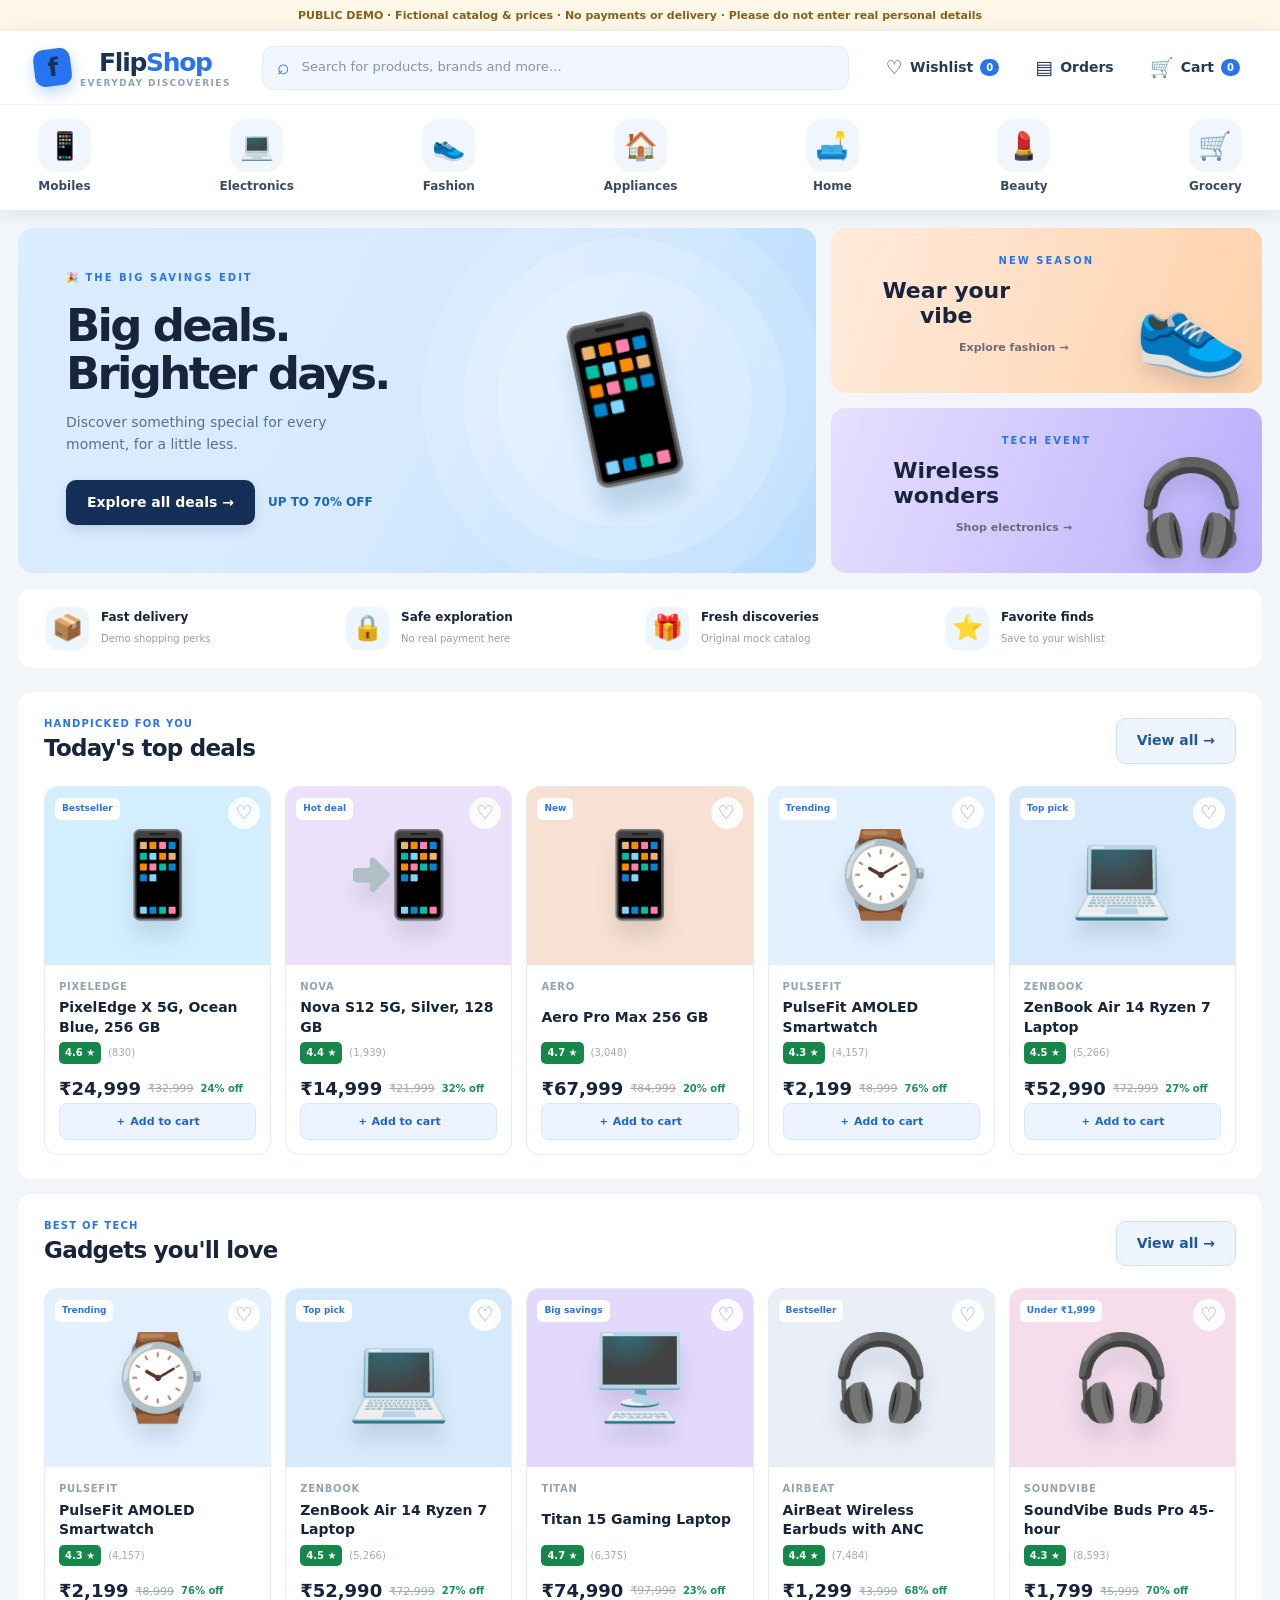
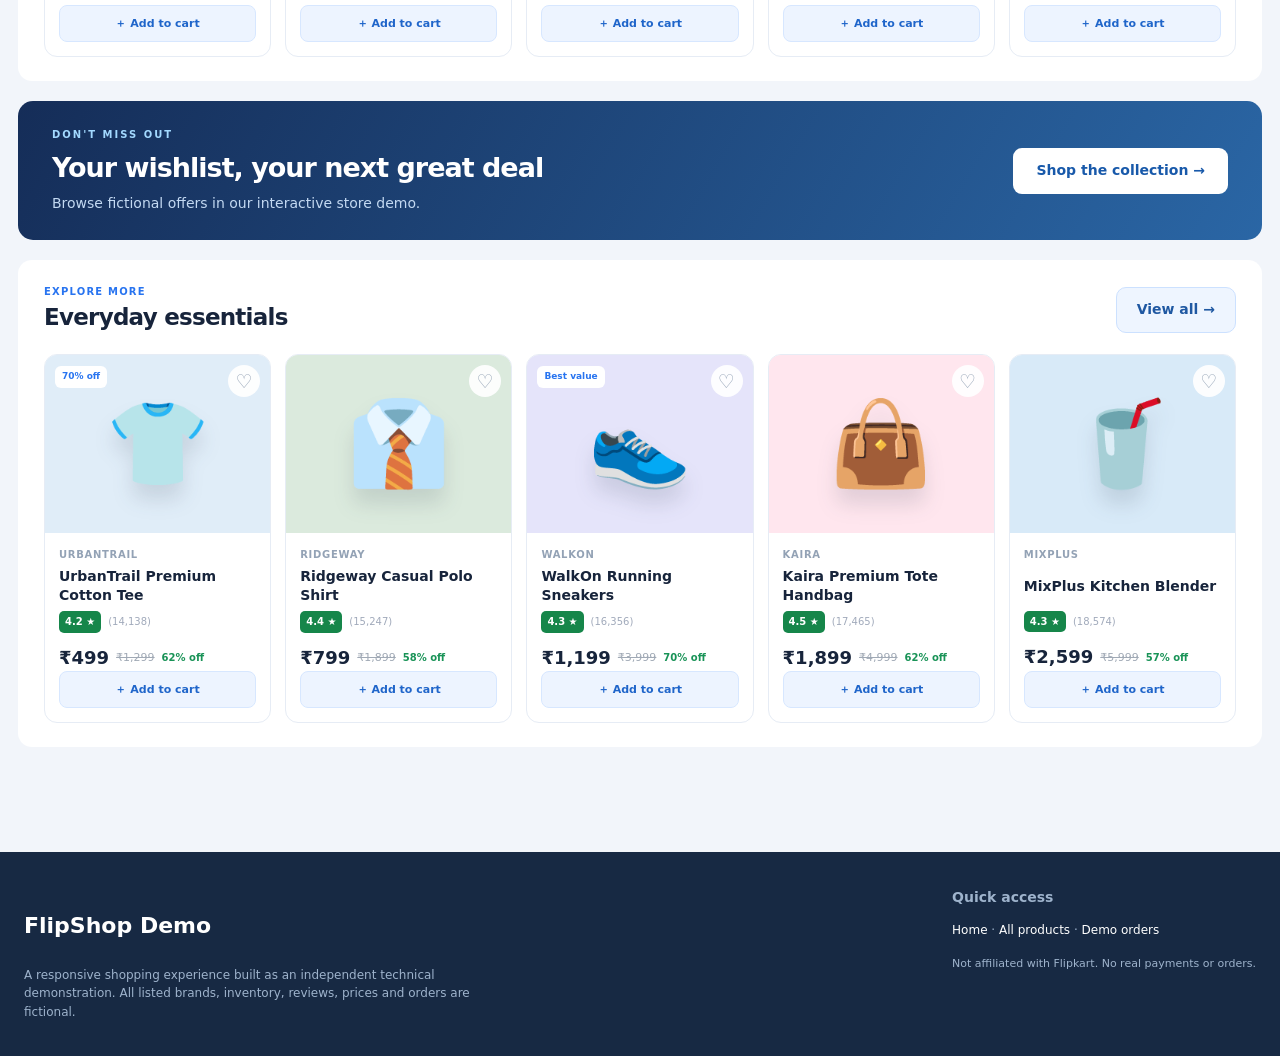
<file: flipshop-preview/index.html>
<!doctype html>
<html lang="en"><head><meta charset="utf-8"><meta name="viewport" content="width=device-width,initial-scale=1"><meta name="theme-color" content="#2563eb"><meta name="description" content="FlipShop interactive ecommerce demo: fictional products, no payments or real orders."><title>FlipShop — Find what you love</title>
<style>
:root{--blue:#2874f0;--deep:#17336c;--ink:#17243b;--muted:#728099;--bg:#f2f5fa;--edge:#e6ecf5;--green:#16814c;--orange:#ffb526}*{box-sizing:border-box}body{margin:0;background:var(--bg);color:var(--ink);font:14px/1.55 Inter,system-ui,-apple-system,"Segoe UI",Arial,sans-serif}button,input,select{font:inherit}button{cursor:pointer;border:0;background:none;color:inherit}a{color:inherit;text-decoration:none}.notice{background:#fff8e8;color:#885e18;text-align:center;font-size:11px;font-weight:650;padding:7px 12px}.topbar{background:#fff;box-shadow:0 2px 16px #214d8420;position:sticky;top:0;z-index:60}.header{max-width:1380px;margin:auto;min-height:73px;display:flex;gap:25px;align-items:center;padding:12px 28px}.brand{display:flex;gap:9px;align-items:center;border:0;background:none;white-space:nowrap}.mark{background:#2874f0;width:37px;height:37px;display:grid;place-items:center;color:#fff;font-weight:900;border-radius:10px;font-size:27px;box-shadow:0 6px 15px #2874f04a;transform:rotate(-7deg)}.brand span{font-size:25px;font-weight:850;letter-spacing:-1.3px;color:#183356}.brand em{color:#2874f0;font-style:normal}.brand small{display:block;font-size:9px;letter-spacing:1.4px;color:#91a1b6;margin-top:-6px;font-weight:750}.search{display:flex;gap:10px;align-items:center;background:#f1f6ff;border:1px solid #e2edff;border-radius:12px;flex:1;padding:0 14px;height:44px;max-width:590px}.search span{font-size:21px;color:var(--blue)}.search input{width:100%;background:none;border:0;outline:0;min-width:0;font-size:13px}.search input::placeholder{color:#8293aa}.toplinks{display:flex;align-items:center;gap:12px;margin-left:auto;white-space:nowrap}.navbtn{display:flex;align-items:center;gap:7px;border-radius:10px;padding:9px 12px;font-weight:650;color:#253a58}.navbtn:hover,.navbtn.active{background:#eaf2ff;color:var(--blue)}.navbtn .ic{font-size:19px}.counter{background:#2874f0;color:#fff;padding:1px 6px;border-radius:9px;font-size:10px;vertical-align:top}.categories{background:white;border-top:1px solid #eef2fa}.catrow{max-width:1360px;padding:13px 22px;margin:auto;display:flex;gap:9px;justify-content:space-between;overflow-x:auto;scrollbar-width:none}.catrow button{display:flex;flex-direction:column;align-items:center;min-width:85px;gap:5px;color:#394b65;font-weight:700;font-size:12px}.catrow .circle{background:#f1f5fd;width:53px;height:53px;border-radius:17px;display:grid;place-items:center;font-size:27px}.catrow button:hover .circle{background:#dceaff;transform:translateY(-2px)}main{max-width:1370px;margin:auto;padding:18px 18px 55px;min-height:66vh}.hero{display:grid;grid-template-columns:minmax(0,1.85fr) minmax(230px,1fr);gap:15px}.hero-main{position:relative;background:linear-gradient(115deg,#dbeeff,#d6e9ff 50%,#b8dcff);border-radius:15px;overflow:hidden;min-height:345px;padding:42px 48px}.eyebrow{font-weight:850;text-transform:uppercase;font-size:10px;letter-spacing:2px;color:var(--blue)}.hero h1{font-size:45px;line-height:1.07;letter-spacing:-2.7px;max-width:380px;margin:17px 0 13px}.hero p{color:#5a718b;max-width:310px}.primary{background:#152e55;color:#fff;font-weight:800;padding:12px 21px;border-radius:10px;box-shadow:0 5px 12px #19365d22}.primary:hover{background:#214d84}.blue{background:#2874f0;color:#fff}.blue:hover{background:#125ac9}.secondary{background:#eef5ff;color:#1f58a2;border:1px solid #cce1ff;font-weight:800;padding:11px 20px;border-radius:10px}.heroemoji{position:absolute;right:8%;top:13%;width:32%;aspect-ratio:1;display:grid;place-items:center;font-size:150px;border-radius:50%;transform:rotate(-12deg);background:#ffffff62;box-shadow:0 0 0 34px #ffffff2b,0 0 0 75px #ffffff21;text-shadow:0 24px 20px #2e668a30}.herofoot{display:flex;gap:13px;align-items:center;margin-top:24px}.offer{color:#1767bd;font-weight:800;font-size:12px}.hero-side{display:grid;grid-template-rows:1fr 1fr;gap:15px}.side{position:relative;overflow:hidden;border-radius:15px;padding:24px 28px;background:linear-gradient(110deg,#ffebdb,#ffd1ab);cursor:pointer}.side.second{background:linear-gradient(110deg,#e7e0ff,#b9aefb)}.side h3{font-size:22px;line-height:1.15;margin:9px 0;max-width:175px}.side p{font-size:11px;color:#6f6a79;font-weight:750}.side .art{position:absolute;font-size:92px;right:13px;bottom:-7px;filter:drop-shadow(0 10px 10px #2735552a)}.perks{display:grid;grid-template-columns:repeat(4,1fr);gap:12px;background:#fff;border-radius:13px;margin:16px 0 24px;padding:18px 28px}.perk{display:flex;align-items:center;gap:12px}.perk .icon{font-size:25px;background:#edf5ff;width:43px;height:43px;border-radius:12px;display:grid;place-items:center}.perk b{display:block;font-size:12px}.perk small{color:#92a0b0;font-size:10px}.section{background:white;border-radius:14px;padding:24px 26px;margin:15px 0}.section-head{display:flex;align-items:center;justify-content:space-between;gap:12px;margin-bottom:19px}.section h2{margin:0;font-size:23px;letter-spacing:-.75px}.section-head small{display:block;color:var(--blue);font-size:10px;font-weight:800;letter-spacing:1.2px}.grid{display:grid;grid-template-columns:repeat(5,minmax(0,1fr));gap:14px}.product{border:1px solid var(--edge);border-radius:13px;background:#fff;overflow:hidden;position:relative;display:flex;flex-direction:column;min-width:0;transition:box-shadow .15s,transform .15s}.product:hover{box-shadow:0 12px 25px #283c6021;transform:translateY(-2px)}.product .picture{height:178px;display:grid;place-items:center;font-size:83px;cursor:pointer;position:relative}.prodemoji{filter:drop-shadow(0 15px 10px #22344c22)}.badge{position:absolute;top:11px;left:10px;background:#fff;font-size:9px;font-weight:800;border-radius:6px;color:var(--blue);padding:4px 7px}.heart{position:absolute;top:10px;right:10px;font-size:19px;background:#ffffffeb;border-radius:50%;width:32px;height:32px;z-index:1;display:grid;place-items:center;color:#93a2b5}.heart.liked{color:#ff376e}.productinfo{padding:14px;flex:1;display:flex;flex-direction:column}.productinfo .brandline{color:#93a2b5;font-size:10px;font-weight:800;text-transform:uppercase;letter-spacing:.7px}.productinfo .name{font-weight:700;line-height:1.4;min-height:39px;text-align:left;padding:0;margin:4px 0}.rating{color:#fff;background:#16864a;border-radius:5px;font-size:10px;font-weight:750;padding:3px 6px;display:inline-block}.reviews{color:#a1aabb;font-size:10px;margin-left:7px}.price{margin-top:11px;display:flex;align-items:center;gap:7px;flex-wrap:wrap}.price b{font-size:18px}.price del{font-size:11px;color:#a0a9b5}.price em{font-style:normal;color:#199357;font-size:10px;font-weight:800}.add{background:#edf4ff;border:1px solid #d7e7ff;border-radius:8px;color:#1f65ca;padding:9px;font-weight:800;font-size:11px;margin-top:auto}.add:hover{background:#daeaff}.sale{padding:26px 34px;background:linear-gradient(120deg,#152d58,#2a66a5);border-radius:15px;color:white;display:flex;align-items:center;justify-content:space-between;gap:20px;margin:20px 0}.sale h2{font-size:27px;letter-spacing:-1px;margin:4px 0}.sale p{color:#c3d9f2;margin:0}.sale button{background:#fff;color:#1859aa;border-radius:9px;padding:12px 23px;font-weight:800;white-space:nowrap}.listingtop{background:#fff;padding:19px 22px;border-radius:13px;margin-bottom:16px;display:flex;gap:10px;justify-content:space-between;align-items:center;flex-wrap:wrap}.listingtop h1{font-size:24px;margin:0}.listingtop p{margin:0;color:#98a3b0;font-size:12px}.sorting{border:1px solid #dce5ef;border-radius:8px;padding:10px;background:#fff;color:#40546c}.listbody{display:grid;grid-template-columns:210px 1fr;gap:15px}.filter{background:white;border-radius:12px;padding:22px;height:max-content}.filter h3{margin:0 0 20px}.filter button{padding:8px 0;display:block;text-align:left;width:100%;color:#52677f}.filter button.chosen{color:var(--blue);font-weight:800}.results{background:#fff;border-radius:12px;padding:20px}.detail{display:grid;grid-template-columns:40% 1fr;gap:38px;background:#fff;border-radius:15px;padding:30px}.detail-image{font-size:190px;min-height:410px;border-radius:14px;display:grid;place-items:center}.detail h1{font-size:31px;line-height:1.2;margin:8px 0}.detail .bigprice{font-size:36px;font-weight:850;margin:15px 0 3px}.detail p{color:#7d8b9e}.actionrow{display:flex;gap:12px;flex-wrap:wrap;margin:24px 0}.qty{display:flex;align-items:center;gap:10px}.qty button{border:1px solid #dbe5f3;padding:6px 12px;border-radius:7px;background:#fff;font-size:17px}.cardbox{background:#fff;border-radius:13px;padding:25px;margin:15px 0}.cartlayout{display:grid;grid-template-columns:1.7fr 1fr;gap:15px}.cartitem{display:grid;grid-template-columns:90px 1fr auto;gap:15px;align-items:center;padding:15px 0;border-bottom:1px solid var(--edge)}.cartitem:last-child{border:0}.miniart{width:89px;height:89px;display:grid;place-items:center;font-size:44px;border-radius:10px}.cartitem b{display:block;font-size:13px}.muted{color:#8795a7;font-size:12px}.remove{color:#d23c48;font-weight:700;font-size:11px}.summaryline{display:flex;justify-content:space-between;padding:11px 0;border-bottom:1px solid #edf2f7}.summaryline.total{border:0;font-weight:850;font-size:19px}.empty{text-align:center;padding:65px 18px;background:#fff;border-radius:14px}.empty .empticon{font-size:65px}.orders .order{padding:19px;border:1px solid var(--edge);margin:12px 0;border-radius:10px}.orders .order>div{display:flex;justify-content:space-between;gap:12px;flex-wrap:wrap}.success{text-align:center;padding:75px 20px;background:#fff;border-radius:15px}.success .successicon{font-size:78px}footer{background:#172943;color:#9eb3cc;margin-top:35px;padding:35px 24px 23px}footer .inside{max-width:1320px;margin:auto;display:flex;gap:25px;justify-content:space-between}footer h3{color:#fff;font-size:22px}footer p{max-width:450px;font-size:12px}footer small{font-size:11px}.toast{position:fixed;bottom:24px;left:50%;transform:translateX(-50%);border-radius:10px;background:#18375f;color:#fff;padding:12px 20px;box-shadow:0 15px 30px #10233a55;font-weight:700;z-index:100}.hide{display:none!important}
@media(max-width:1040px){.grid{grid-template-columns:repeat(4,minmax(0,1fr))}.header{gap:10px}.toplinks{gap:2px}.navbtn{padding:9px}.hero h1{font-size:37px}.heroemoji{font-size:120px}.hero-main{padding:30px}.side h3{font-size:19px}}
@media(max-width:780px){.grid{grid-template-columns:repeat(3,minmax(0,1fr))}.navbtn .text{display:none}.listbody{grid-template-columns:1fr}.filter{display:none}.perks{grid-template-columns:repeat(2,1fr)}.hero{grid-template-columns:1fr}.hero-side{grid-template-columns:1fr 1fr;grid-template-rows:auto}.side{min-height:170px}.detail{grid-template-columns:1fr}.detail-image{min-height:270px;font-size:140px}.cartlayout{grid-template-columns:1fr}}
@media(max-width:520px){main{padding:11px 10px 38px}.header{padding:10px 14px;flex-wrap:wrap;min-height:112px;gap:4px}.brand span{font-size:20px}.mark{height:29px;width:29px;font-size:20px}.toplinks{margin-left:auto}.navbtn{padding:6px}.search{order:3;max-width:none;flex:1 0 100%;height:37px}.categories .catrow{padding:12px;gap:0}.catrow button{min-width:70px;font-size:10px}.catrow .circle{height:44px;width:44px;border-radius:13px;font-size:22px}.hero-main{min-height:260px;padding:23px}.hero h1{font-size:29px;max-width:200px;letter-spacing:-1.5px}.hero p{font-size:11px;max-width:180px}.heroemoji{font-size:75px;right:3%;top:25%}.herofoot{margin-top:11px;gap:8px}.herofoot button{padding:9px 11px;font-size:10px}.offer{font-size:9px}.side{min-height:140px;padding:15px}.side h3{font-size:16px}.side .art{font-size:62px}.perks{padding:13px;gap:10px}.perk .icon{font-size:21px;height:34px;width:34px}.perk b{font-size:10px}.perk small{font-size:9px}.section{padding:17px 12px}.section h2{font-size:18px}.grid{grid-template-columns:repeat(2,minmax(0,1fr));gap:8px}.product .picture{height:135px;font-size:62px}.productinfo{padding:10px}.productinfo .name{font-size:11px}.price b{font-size:14px}.price em{font-size:9px}.sale{padding:18px;flex-direction:column;align-items:flex-start}.sale h2{font-size:22px}.detail{padding:15px;gap:12px}.detail h1{font-size:22px}.detail-image{min-height:220px;font-size:110px}.cartitem{grid-template-columns:63px 1fr;gap:8px}.miniart{height:62px;width:62px;font-size:35px}.cartitem .itemright{grid-column:2}.cardbox{padding:16px}.listingtop h1{font-size:20px}footer .inside{display:block}footer small{display:block;margin-top:15px}}
</style></head>
<body><div class="notice">PUBLIC DEMO · Fictional catalog & prices · No payments or delivery · Please do not enter real personal details</div>
<div class="topbar"><header class="header"><button class="brand" data-view="home"><span class="mark">f</span><span>Flip<em>Shop</em><small>EVERYDAY DISCOVERIES</small></span></button><label class="search"><span>⌕</span><input id="search" type="search" placeholder="Search for products, brands and more…" aria-label="Search products"></label><nav class="toplinks"><button class="navbtn" data-view="wishlist" title="Wishlist"><span class="ic">♡</span><span class="text">Wishlist</span><span class="counter" id="wishcount">0</span></button><button class="navbtn" data-view="orders" title="Demo orders"><span class="ic">▤</span><span class="text">Orders</span></button><button class="navbtn" data-view="cart" title="Cart"><span class="ic">🛒</span><span class="text">Cart</span><span class="counter" id="cartcount">0</span></button></nav></header><div class="categories"><div class="catrow" id="categorynav"></div></div></div><main id="root"></main>
<footer><div class="inside"><div><h3>FlipShop Demo</h3><p>A responsive shopping experience built as an independent technical demonstration. All listed brands, inventory, reviews, prices and orders are fictional.</p></div><div><b>Quick access</b><p><button data-view="home" style="color:white;padding:0">Home</button> · <button data-view="catalog" style="color:white;padding:0">All products</button> · <button data-view="orders" style="color:white;padding:0">Demo orders</button></p><small>Not affiliated with Flipkart. No real payments or orders.</small></div></div></footer><div id="toast" class="toast hide" role="status" aria-live="polite"></div>
<script>
(function(){
"use strict";
var products=[
["pixel","PixelEdge X 5G, Ocean Blue, 256 GB","PixelEdge","Mobiles",24999,32999,"📱","#d3efff",4.6,"Bestseller"],
["nova","Nova S12 5G, Silver, 128 GB","Nova","Mobiles",14999,21999,"📲","#ebe1fa",4.4,"Hot deal"],
["aero","Aero Pro Max 256 GB","Aero","Mobiles",67999,84999,"📱","#f8e1d2",4.7,"New"],
["smart","PulseFit AMOLED Smartwatch","PulseFit","Electronics",2199,8999,"⌚","#e2f0ff",4.3,"Trending"],
["laptop","ZenBook Air 14 Ryzen 7 Laptop","ZenBook","Electronics",52990,72999,"💻","#d7eafb",4.5,"Top pick"],
["gaming","Titan 15 Gaming Laptop","Titan","Electronics",74990,97990,"🖥️","#e2d9fd",4.7,"Big savings"],
["pods","AirBeat Wireless Earbuds with ANC","AirBeat","Electronics",1299,3999,"🎧","#e9eef7",4.4,"Bestseller"],
["sound","SoundVibe Buds Pro 45-hour","SoundVibe","Electronics",1799,5999,"🎧","#f5ddec",4.3,"Under ₹1,999"],
["headphones","BassBox 500 Wireless Headphones","BassBox","Electronics",2599,6999,"🎧","#dce2fb",4.5,"Flash deal"],
["television","VisionView 43-inch Smart 4K TV","VisionView","Appliances",23999,42999,"📺","#deddfc",4.4,"Top rated"],
["camera","PhotoPro Compact Digital Camera","PhotoPro","Electronics",21999,32999,"📷","#dce5ee",4.6,""],
["speaker","BoomGo Bluetooth Speaker","BoomGo","Electronics",1799,4499,"🔊","#e2e3f4",4.2,""],
["shirt","UrbanTrail Premium Cotton Tee","UrbanTrail","Fashion",499,1299,"👕","#e0edf8",4.2,"70% off"],
["polo","Ridgeway Casual Polo Shirt","Ridgeway","Fashion",799,1899,"👔","#dbeadd",4.4,""],
["sneakers","WalkOn Running Sneakers","WalkOn","Fashion",1199,3999,"👟","#e5e4fa",4.3,"Best value"],
["handbag","Kaira Premium Tote Handbag","Kaira","Fashion",1899,4999,"👜","#ffe6ee",4.5,""],
["blender","MixPlus Kitchen Blender","MixPlus","Appliances",2599,5999,"🥤","#d8eaf8",4.3,""],
["fridge","CoolSpace Double Door Refrigerator","CoolSpace","Appliances",25499,37999,"🧊","#dceaf3",4.4,""],
["sofa","CozyNest Modern 2-Seater Sofa","CozyNest","Home",12999,23999,"🛋️","#f3e1d6",4.4,""],
["lamp","Luma Scandinavian Study Lamp","Luma","Home",999,2499,"💡","#fff1cf",4.5,""],
["skin","GlowMint Daily Skincare Kit","GlowMint","Beauty",849,1999,"🧴","#fde4ee",4.6,""],
["coffee","MorningBrew Coffee Beans 500g","MorningBrew","Grocery",499,999,"☕","#f4e3cf",4.4,""]
].map(function(a,i){return {id:a[0],name:a[1],brand:a[2],category:a[3],price:a[4],mrp:a[5],emoji:a[6],color:a[7],rating:a[8],badge:a[9],reviews:830+i*1109}});
var cats=[["Mobiles","📱"],["Electronics","💻"],["Fashion","👟"],["Appliances","🏠"],["Home","🛋️"],["Beauty","💄"],["Grocery","🛒"]];
var state={view:"home",category:"All",query:"",sort:"featured",selected:null,cart:{},wish:[],orders:[],lastOrder:null}; 
function recover(key,def){try{var val=JSON.parse(sessionStorage.getItem("flipshop-"+key));return val===null?def:val}catch(e){return def}}
state.cart=recover("cart",{});state.wish=recover("wish",[]);state.orders=recover("orders",[]);
function save(){sessionStorage.setItem("flipshop-cart",JSON.stringify(state.cart));sessionStorage.setItem("flipshop-wish",JSON.stringify(state.wish));sessionStorage.setItem("flipshop-orders",JSON.stringify(state.orders))}
function money(n){return "₹"+Number(n).toLocaleString("en-IN")}
function prod(id){return products.find(function(p){return p.id===id})}
function items(){return Object.keys(state.cart).map(function(id){return {p:prod(id),q:state.cart[id]}}).filter(function(x){return !!x.p&&x.q>0})}
function total(){return items().reduce(function(t,x){return t+x.p.price*x.q},0)}
function count(){return items().reduce(function(t,x){return t+x.q},0)}
function toast(s){var el=document.getElementById("toast");el.textContent=s;el.classList.remove("hide");clearTimeout(window._fliptimer);window._fliptimer=setTimeout(function(){el.classList.add("hide")},2200)}
function nav(v,category,id){state.view=v;state.category=category||"All";state.selected=id||null;state.query=v==="catalog"?state.query:"";if(v!=="catalog")document.getElementById("search").value="";history.pushState({v:v,cat:state.category,id:id},"","#"+v+(id?"-"+id:""));render();window.scrollTo({top:0,behavior:"instant"})}
function visible(){var set=products.filter(function(p){return (state.category==="All"||p.category===state.category)&&(!state.query||(p.name+" "+p.brand+" "+p.category).toLowerCase().includes(state.query.toLowerCase()))});if(state.sort==="low")set.sort(function(a,b){return a.price-b.price});if(state.sort==="high")set.sort(function(a,b){return b.price-a.price});if(state.sort==="rating")set.sort(function(a,b){return b.rating-a.rating});return set}
function card(p){var off=Math.round((p.mrp-p.price)/p.mrp*100),liked=state.wish.includes(p.id);return '<article class="product"><button class="heart'+(liked?' liked':'')+'" data-wish="'+p.id+'" aria-label="Wishlist">'+(liked?'♥':'♡')+'</button><div class="picture" style="background:'+p.color+'" data-product="'+p.id+'">'+(p.badge?'<span class="badge">'+p.badge+'</span>':'')+'<span class="prodemoji">'+p.emoji+'</span></div><div class="productinfo"><span class="brandline">'+p.brand+'</span><button class="name" data-product="'+p.id+'">'+p.name+'</button><div><span class="rating">'+p.rating+' ★</span><span class="reviews">('+p.reviews.toLocaleString("en-IN")+')</span></div><div class="price"><b>'+money(p.price)+'</b><del>'+money(p.mrp)+'</del><em>'+off+'% off</em></div><button class="add" data-add="'+p.id+'">＋ Add to cart</button></div></article>'}
function collection(arr){return '<div class="grid">'+arr.map(card).join("")+'</div>'}
function sect(kicker,title,arr){return '<section class="section"><div class="section-head"><div><small>'+kicker+'</small><h2>'+title+'</h2></div><button class="secondary" data-catalog="All">View all →</button></div>'+collection(arr)+'</section>'}
function home(){return '<div class="hero"><div class="hero-main"><div class="eyebrow">🎉 The big savings edit</div><h1>Big deals.<br>Brighter days.</h1><p>Discover something special for every moment, for a little less.</p><div class="herofoot"><button class="primary" data-catalog="All">Explore all deals →</button><span class="offer">UP TO 70% OFF</span></div><div class="heroemoji">📱</div></div><div class="hero-side"><button class="side" data-catalog="Fashion"><div class="eyebrow">NEW SEASON</div><h3>Wear your vibe</h3><p>Explore fashion →</p><span class="art">👟</span></button><button class="side second" data-catalog="Electronics"><div class="eyebrow">TECH EVENT</div><h3>Wireless wonders</h3><p>Shop electronics →</p><span class="art">🎧</span></button></div></div><div class="perks"><div class="perk"><div class="icon">📦</div><div><b>Fast delivery</b><small>Demo shopping perks</small></div></div><div class="perk"><div class="icon">🔒</div><div><b>Safe exploration</b><small>No real payment here</small></div></div><div class="perk"><div class="icon">🎁</div><div><b>Fresh discoveries</b><small>Original mock catalog</small></div></div><div class="perk"><div class="icon">⭐</div><div><b>Favorite finds</b><small>Save to your wishlist</small></div></div></div>'+sect("HANDPICKED FOR YOU","Today's top deals",products.slice(0,5))+sect("BEST OF TECH","Gadgets you'll love",products.filter(function(p){return p.category==="Electronics"}).slice(0,5))+'<div class="sale"><div><div class="eyebrow" style="color:#a3d9ff">DON\'T MISS OUT</div><h2>Your wishlist, your next great deal</h2><p>Browse fictional offers in our interactive store demo.</p></div><button data-catalog="All">Shop the collection →</button></div>'+sect("EXPLORE MORE","Everyday essentials",products.slice(12,17))}
function catalog(){var p=visible();return '<div class="listingtop"><div><h1>'+(state.category==="All"?"Explore all products":state.category)+'</h1><p>'+p.length+' fictional items to explore'+(state.query?' for “'+escapeHTML(state.query)+'”':'')+'</p></div><select id="sort" class="sorting" aria-label="Sort products"><option value="featured">Featured</option><option value="low">Price: low to high</option><option value="high">Price: high to low</option><option value="rating">Customer rating</option></select></div><div class="listbody"><aside class="filter"><h3>Categories</h3>'+["All"].concat(cats.map(function(c){return c[0]})).map(function(cat){return '<button data-catalog="'+cat+'" class="'+(state.category===cat?'chosen':'')+'">'+cat+'</button>'}).join("")+'<div class="muted" style="margin-top:30px">Demo prices only. No live inventory.</div></aside><div class="results">'+(p.length?collection(p):'<div class="empty">No matching products. Try another search.</div>')+'</div></div>'}
function detail(){var p=prod(state.selected);if(!p)return catalog();return '<div class="detail"><div><div class="detail-image" style="background:'+p.color+'">'+p.emoji+'</div><div class="actionrow"><button class="primary blue" data-add="'+p.id+'">＋ Add to cart</button><button class="secondary" data-wish="'+p.id+'">'+(state.wish.includes(p.id)?"♥ Saved":"♡ Wishlist")+'</button></div></div><div><div class="eyebrow">'+p.category+' / '+p.brand+'</div><h1>'+p.name+'</h1><span class="rating">'+p.rating+' ★</span><span class="reviews">'+p.reviews.toLocaleString("en-IN")+' illustrative ratings</span><p style="color:var(--green);font-weight:800;margin-top:20px">Special demo price</p><div class="bigprice">'+money(p.price)+'</div><del class="muted">'+money(p.mrp)+'</del> <b style="color:var(--green)">'+Math.round((p.mrp-p.price)/p.mrp*100)+'% off</b><p>Explore this product in our fictional demo catalog. Items shown are illustrative; the store does not sell or ship goods.</p><div style="padding:20px;background:#f4f8ff;border-radius:10px"><b>Demo highlights</b><p>✓ Interactive cart & wishlist<br>✓ Mobile-friendly experience<br>✓ Simulated checkout and order history</p></div><button class="secondary" data-catalog="'+p.category+'">Browse more '+p.category+' →</button></div></div>'}
function cart(){var ls=items();if(!ls.length)return '<div class="empty"><div class="empticon">🛒</div><h1>Your cart is empty</h1><p class="muted">Find something you love in our fictional catalog.</p><button class="primary blue" data-catalog="All">Explore products →</button></div>';return '<h1>Shopping cart <span class="muted">('+count()+' items)</span></h1><div class="cartlayout"><div class="cardbox">'+ls.map(function(x){return '<div class="cartitem"><div class="miniart" style="background:'+x.p.color+'">'+x.p.emoji+'</div><div><button style="font-weight:800;text-align:left;padding:0" data-product="'+x.p.id+'">'+x.p.name+'</button><div class="muted">'+x.p.brand+' · Demo product</div><div class="qty" style="margin-top:9px"><button data-dec="'+x.p.id+'">−</button>'+x.q+'<button data-add="'+x.p.id+'">＋</button><button class="remove" data-remove="'+x.p.id+'">Remove</button></div></div><div class="itemright"><b>'+money(x.p.price*x.q)+'</b></div></div>'}).join("")+'</div><div class="cardbox" style="height:max-content"><h3>Price details</h3><div class="summaryline"><span>Price ('+count()+' items)</span><b>'+money(total())+'</b></div><div class="summaryline"><span>Delivery</span><b style="color:var(--green)">Free (demo)</b></div><div class="summaryline total"><span>Total</span><span>'+money(total())+'</span></div><button class="primary blue" style="width:100%;margin-top:16px" data-view="checkout">Continue to demo checkout →</button><p class="muted">No payment gateway or delivery is connected.</p></div></div>'}
function wishlist(){var ps=products.filter(function(p){return state.wish.includes(p.id)});return '<div class="listingtop"><div><h1>Your wishlist ♡</h1><p>'+ps.length+' items saved in this browser tab</p></div></div>'+(ps.length?'<div class="section">'+collection(ps)+'</div>':'<div class="empty"><div class="empticon">♡</div><h2>No favorites yet</h2><button class="primary blue" data-catalog="All">Discover products</button></div>')}
function checkout(){if(!items().length)return cart();return '<div class="cardbox" style="max-width:710px;margin:35px auto"><div class="eyebrow">STEP 1 OF 1 · SIMULATED</div><h1>Review your demo order</h1><p class="muted">This site does not accept personal information, payments or orders. Clicking Confirm creates a fictional receipt in this browser tab only.</p>'+items().map(function(x){return '<div class="summaryline"><span>'+x.p.name+' × '+x.q+'</span><b>'+money(x.p.price*x.q)+'</b></div>'}).join("")+'<div class="summaryline total"><span>Total</span><span>'+money(total())+'</span></div><div class="actionrow"><button class="primary blue" data-confirm>Confirm fictional order</button><button class="secondary" data-view="cart">Back to cart</button></div><p class="muted">Never enter bank details or real delivery information in a demonstration.</p></div>'}
function orders(){return '<div class="cardbox orders"><h1>Demo order history</h1><p class="muted">This browser tab only. No orders are sent to sellers.</p>'+(state.orders.length?state.orders.map(function(o){return '<div class="order"><div><b>Demo order '+o.id+'</b><span class="rating">Simulated</span></div><p class="muted">'+o.date+' · '+o.items.map(function(x){return x.name+" × "+x.q}).join(", ")+'</p><b>'+money(o.amount)+'</b></div>'}).join(""):'<div class="empty"><div class="empticon">📦</div><h3>No demo orders yet</h3><button class="primary blue" data-catalog="All">Explore items</button></div>')+'</div>'}
function success(){return '<div class="success"><div class="successicon">✅</div><h1>Demo order confirmed!</h1><p>No payment was made and no goods will be delivered.</p><h3>'+ (state.lastOrder||"")+'</h3><div class="actionrow" style="justify-content:center"><button class="primary blue" data-view="orders">View demo orders</button><button class="secondary" data-view="home">Continue exploring</button></div></div>'}
function escapeHTML(x){return String(x).replace(/[&<>"']/g,function(c){return {"&":"&amp;","<":"&lt;",">":"&gt;",'"':"&quot;","'":"&#39;"}[c]})}
function render(){document.getElementById("categorynav").innerHTML=cats.map(function(c){return '<button data-catalog="'+c[0]+'"><span class="circle">'+c[1]+'</span>'+c[0]+'</button>'}).join("");document.getElementById("cartcount").textContent=count();document.getElementById("wishcount").textContent=state.wish.length;var view=state.view;document.getElementById("root").innerHTML=view==="home"?home():view==="catalog"?catalog():view==="detail"?detail():view==="cart"?cart():view==="wishlist"?wishlist():view==="checkout"?checkout():view==="orders"?orders():view==="success"?success():home();var sort=document.getElementById("sort");if(sort)sort.value=state.sort}
document.body.addEventListener("click",function(e){var b=e.target.closest("button,[data-product]");if(!b)return;var id,act;if((id=b.getAttribute("data-add"))){state.cart[id]=(state.cart[id]||0)+1;save();render();toast("Added to cart ✓");return}if((id=b.getAttribute("data-dec"))){state.cart[id]=Math.max(0,(state.cart[id]||0)-1);if(!state.cart[id])delete state.cart[id];save();render();return}if((id=b.getAttribute("data-remove"))){delete state.cart[id];save();render();toast("Removed from cart");return}if((id=b.getAttribute("data-wish"))){state.wish=state.wish.includes(id)?state.wish.filter(function(x){return x!==id}):state.wish.concat(id);save();render();toast(state.wish.includes(id)?"Added to wishlist":"Removed from wishlist");return}if((id=b.getAttribute("data-product"))){nav("detail",null,id);return}if((act=b.getAttribute("data-catalog"))){state.query="";document.getElementById("search").value="";nav("catalog",act);return}if((act=b.getAttribute("data-view"))){nav(act);return}if(b.hasAttribute("data-confirm")){var o={id:"FS-"+Date.now().toString().slice(-8),date:new Date().toLocaleString("en-IN"),items:items().map(function(x){return {name:x.p.name,q:x.q}}),amount:total()};state.orders.unshift(o);state.cart={};state.lastOrder=o.id;save();nav("success");return}});
document.getElementById("search").addEventListener("input",function(e){state.query=e.target.value;state.view="catalog";state.category="All";state.sort="featured";render()});
document.body.addEventListener("change",function(e){if(e.target.id==="sort"){state.sort=e.target.value;render()}});
window.addEventListener("popstate",function(){var p=location.hash.slice(1).split("-");state.view=p[0]||"home";state.selected=p.slice(1).join("-");render()});
render();
})();
</script></body></html>
</file>
